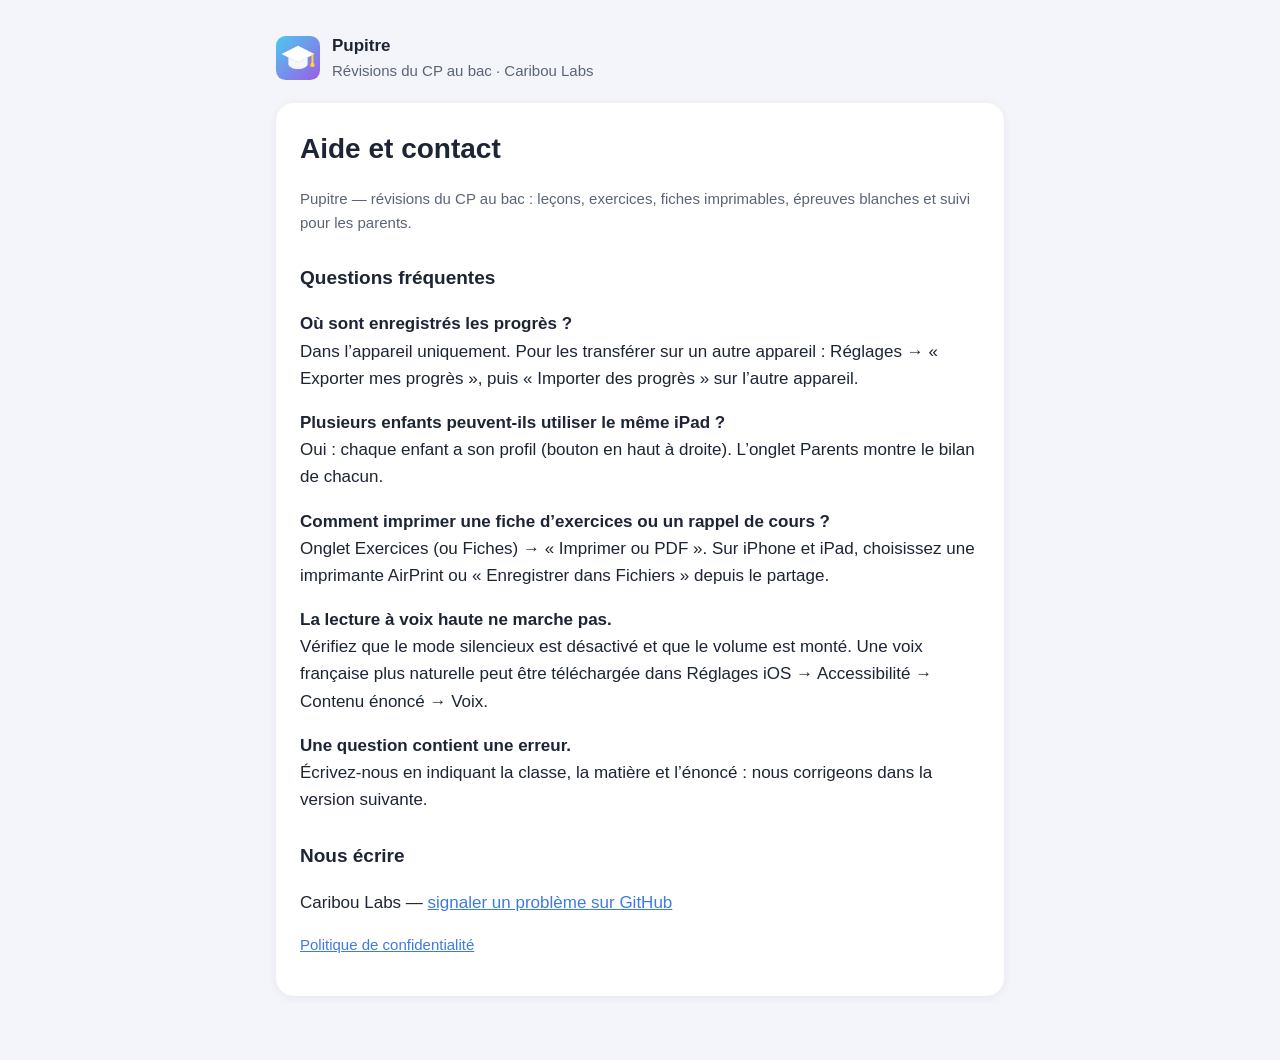
<file: aide.html>
<!doctype html>
<html lang="fr"><head><meta charset="utf-8">
<meta http-equiv="Content-Security-Policy" content="default-src 'self'; script-src 'self'; style-src 'self' 'unsafe-inline'; img-src 'self' data: blob:; font-src 'self'; connect-src 'self'; media-src 'self' blob:; worker-src 'self'; manifest-src 'self'; object-src 'none'; base-uri 'self'; form-action 'none'" />
    <meta name="referrer" content="no-referrer" /><meta name="viewport" content="width=device-width,initial-scale=1">
<title>Pupitre — Aide et contact</title><style>
:root{--bg:#f3f5fa;--card:#fff;--ink:#1d2433;--muted:#5b6475;--accent:#3d7be0;color-scheme:light dark}
@media (prefers-color-scheme:dark){:root{--bg:#181b28;--card:#222638;--ink:#eef0f6;--muted:#aab0c0;--accent:#7aa7ff}}
*{box-sizing:border-box}body{margin:0;background:var(--bg);color:var(--ink);font:17px/1.6 -apple-system,BlinkMacSystemFont,"Segoe UI",Roboto,sans-serif}
main{max-width:760px;margin:0 auto;padding:32px 16px 64px}
.card{background:var(--card);border-radius:18px;padding:24px;box-shadow:0 2px 10px rgba(0,0,0,.06)}
h1{font-size:28px;margin:0 0 4px}h2{font-size:19px;margin:28px 0 6px}p,li{color:var(--ink)}.muted{color:var(--muted);font-size:15px}
a{color:var(--accent)}header{display:flex;align-items:center;gap:12px;margin-bottom:20px}header img{width:44px;height:44px}
</style></head><body><main>
<header><img src="./favicon.svg" alt=""><div><b>Pupitre</b><div class="muted">Révisions du CP au bac · Caribou Labs</div></div></header>
<div class="card">
<h1>Aide et contact</h1>
<p class="muted">Pupitre — révisions du CP au bac : leçons, exercices, fiches imprimables, épreuves blanches et suivi pour les parents.</p>
<h2>Questions fréquentes</h2>
<p><b>Où sont enregistrés les progrès ?</b><br>Dans l’appareil uniquement. Pour les transférer sur un autre appareil : Réglages → « Exporter mes progrès », puis « Importer des progrès » sur l’autre appareil.</p>
<p><b>Plusieurs enfants peuvent-ils utiliser le même iPad ?</b><br>Oui : chaque enfant a son profil (bouton en haut à droite). L’onglet Parents montre le bilan de chacun.</p>
<p><b>Comment imprimer une fiche d’exercices ou un rappel de cours ?</b><br>Onglet Exercices (ou Fiches) → « Imprimer ou PDF ». Sur iPhone et iPad, choisissez une imprimante AirPrint ou « Enregistrer dans Fichiers » depuis le partage.</p>
<p><b>La lecture à voix haute ne marche pas.</b><br>Vérifiez que le mode silencieux est désactivé et que le volume est monté. Une voix française plus naturelle peut être téléchargée dans Réglages iOS → Accessibilité → Contenu énoncé → Voix.</p>
<p><b>Une question contient une erreur.</b><br>Écrivez-nous en indiquant la classe, la matière et l’énoncé : nous corrigeons dans la version suivante.</p>
<h2>Nous écrire</h2>
<p>Caribou Labs — <a href="https://github.com/CaribouNathan/Pupitre/issues" rel="noopener noreferrer">signaler un problème sur GitHub</a></p>
<p class="muted"><a href="./confidentialite.html">Politique de confidentialité</a></p>
</div></main></body></html>
</file>
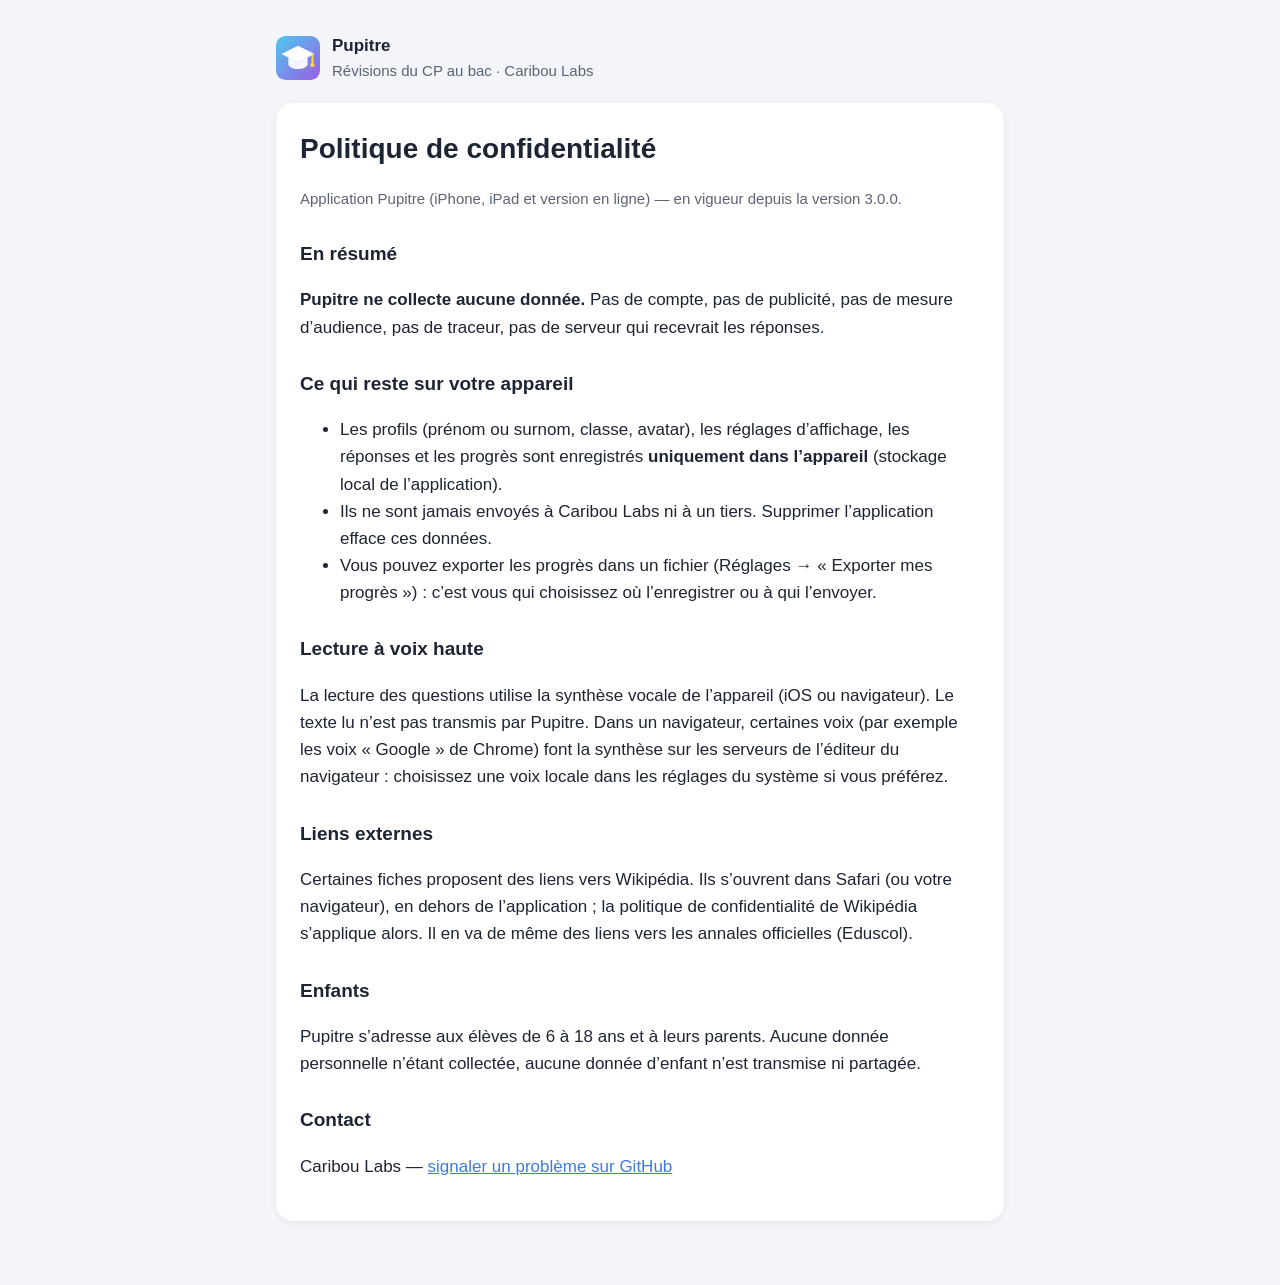
<file: confidentialite.html>
<!doctype html>
<html lang="fr"><head><meta charset="utf-8">
<meta http-equiv="Content-Security-Policy" content="default-src 'self'; script-src 'self'; style-src 'self' 'unsafe-inline'; img-src 'self' data: blob:; font-src 'self'; connect-src 'self'; media-src 'self' blob:; worker-src 'self'; manifest-src 'self'; object-src 'none'; base-uri 'self'; form-action 'none'" />
    <meta name="referrer" content="no-referrer" /><meta name="viewport" content="width=device-width,initial-scale=1">
<title>Pupitre — Politique de confidentialité</title><style>
:root{--bg:#f3f5fa;--card:#fff;--ink:#1d2433;--muted:#5b6475;--accent:#3d7be0;color-scheme:light dark}
@media (prefers-color-scheme:dark){:root{--bg:#181b28;--card:#222638;--ink:#eef0f6;--muted:#aab0c0;--accent:#7aa7ff}}
*{box-sizing:border-box}body{margin:0;background:var(--bg);color:var(--ink);font:17px/1.6 -apple-system,BlinkMacSystemFont,"Segoe UI",Roboto,sans-serif}
main{max-width:760px;margin:0 auto;padding:32px 16px 64px}
.card{background:var(--card);border-radius:18px;padding:24px;box-shadow:0 2px 10px rgba(0,0,0,.06)}
h1{font-size:28px;margin:0 0 4px}h2{font-size:19px;margin:28px 0 6px}p,li{color:var(--ink)}.muted{color:var(--muted);font-size:15px}
a{color:var(--accent)}header{display:flex;align-items:center;gap:12px;margin-bottom:20px}header img{width:44px;height:44px}
</style></head><body><main>
<header><img src="./favicon.svg" alt=""><div><b>Pupitre</b><div class="muted">Révisions du CP au bac · Caribou Labs</div></div></header>
<div class="card">
<h1>Politique de confidentialité</h1>
<p class="muted">Application Pupitre (iPhone, iPad et version en ligne) — en vigueur depuis la version 3.0.0.</p>
<h2>En résumé</h2>
<p><b>Pupitre ne collecte aucune donnée.</b> Pas de compte, pas de publicité, pas de mesure d’audience, pas de traceur, pas de serveur qui recevrait les réponses.</p>
<h2>Ce qui reste sur votre appareil</h2>
<ul>
<li>Les profils (prénom ou surnom, classe, avatar), les réglages d’affichage, les réponses et les progrès sont enregistrés <b>uniquement dans l’appareil</b> (stockage local de l’application).</li>
<li>Ils ne sont jamais envoyés à Caribou Labs ni à un tiers. Supprimer l’application efface ces données.</li>
<li>Vous pouvez exporter les progrès dans un fichier (Réglages → « Exporter mes progrès ») : c’est vous qui choisissez où l’enregistrer ou à qui l’envoyer.</li>
</ul>
<h2>Lecture à voix haute</h2>
<p>La lecture des questions utilise la synthèse vocale de l’appareil (iOS ou navigateur). Le texte lu n’est pas transmis par Pupitre. Dans un navigateur, certaines voix (par exemple les voix « Google » de Chrome) font la synthèse sur les serveurs de l’éditeur du navigateur : choisissez une voix locale dans les réglages du système si vous préférez.</p>
<h2>Liens externes</h2>
<p>Certaines fiches proposent des liens vers Wikipédia. Ils s’ouvrent dans Safari (ou votre navigateur), en dehors de l’application ; la politique de confidentialité de Wikipédia s’applique alors. Il en va de même des liens vers les annales officielles (Eduscol).</p>
<h2>Enfants</h2>
<p>Pupitre s’adresse aux élèves de 6 à 18 ans et à leurs parents. Aucune donnée personnelle n’étant collectée, aucune donnée d’enfant n’est transmise ni partagée.</p>
<h2>Contact</h2>
<p>Caribou Labs — <a href="https://github.com/CaribouNathan/Pupitre/issues" rel="noopener noreferrer">signaler un problème sur GitHub</a></p>
</div></main></body></html>
</file>
